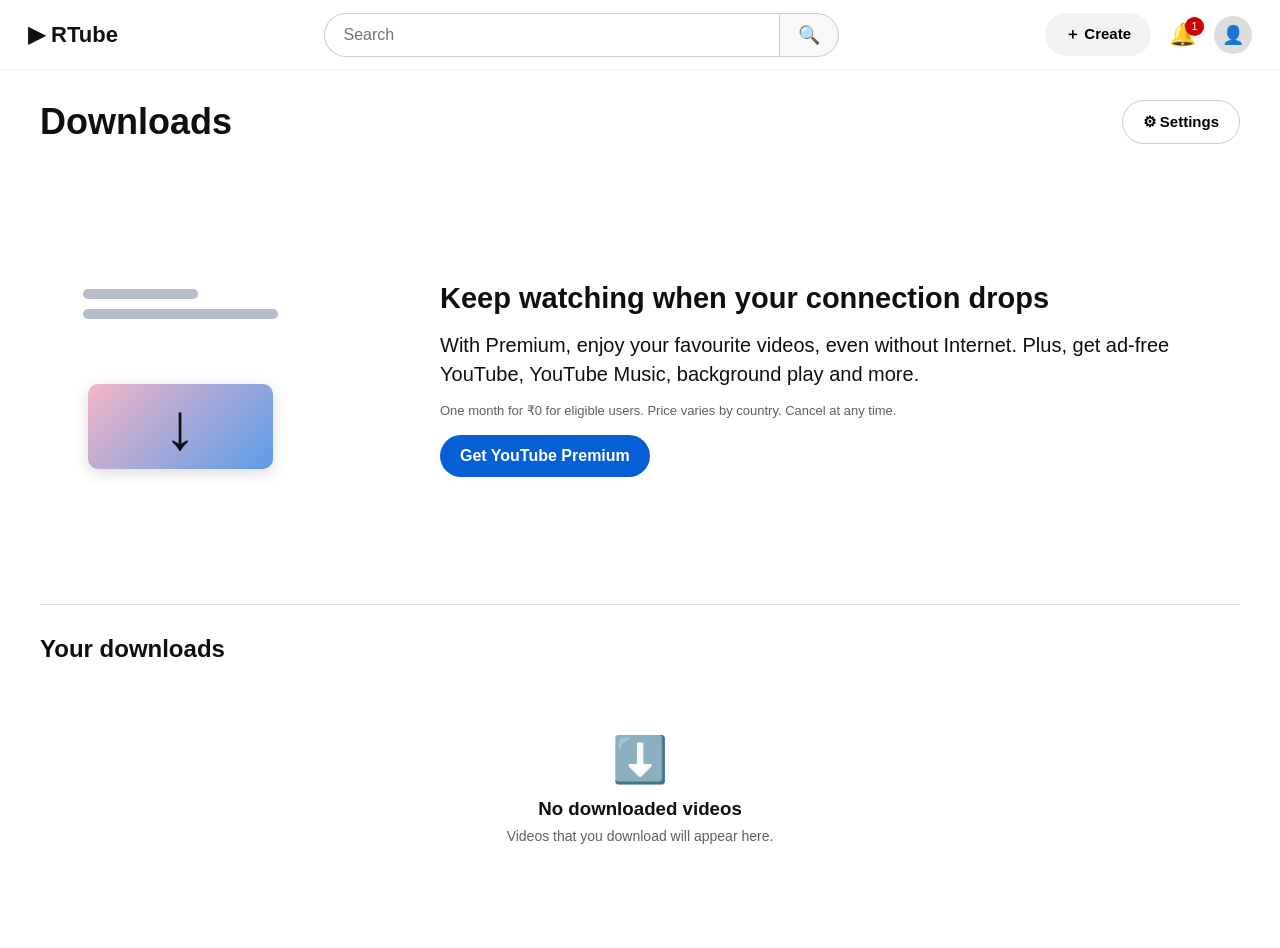
<file: downloads.html>
<!DOCTYPE html>
<html lang="en">

<head>

    <meta charset="UTF-8">

    <meta name="viewport" content="width=device-width, initial-scale=1.0">

    <title>Downloads - RTube</title>

    <link rel="stylesheet" href="downloads.css">
    <link rel="icon" type="image/png"
        href="https://www.freepnglogos.com/uploads/youtube-logo-png/youtube-transparent-youtube-icon-download-clipart-with-transparent-25.png">


</head>


<body>

    <!-- =========================
         HEADER
    ========================== -->

    <header class="downloads-header">

        <div class="header-left">

            <a href="index.html" class="logo">
                ▶ RTube
            </a>

        </div>


        <div class="search-container">

            <input type="text" id="searchInput" placeholder="Search">

            <button id="searchBtn">
                🔍
            </button>

        </div>


        <div class="header-right">

            <button class="create-btn">
                ＋ Create
            </button>

            <button class="notification-btn">
                🔔
                <span class="notification-count">
                    1
                </span>
            </button>

            <button class="profile-btn">
                👤
            </button>

        </div>

    </header>


    <!-- =========================
         MAIN CONTENT
    ========================== -->

    <main class="downloads-container">


        <!-- Page Header -->

        <div class="downloads-title">

            <h1>
                Downloads
            </h1>

            <button class="settings-btn">
                ⚙ Settings
            </button>

        </div>


        <!-- =========================
             PREMIUM / EMPTY STATE
        ========================== -->

        <section class="download-empty-state">


            <!-- Download Illustration -->

            <div class="download-illustration">

                <div class="download-lines">

                    <span></span>
                    <span></span>

                </div>


                <div class="download-box">

                    <span class="download-arrow">
                        ↓
                    </span>

                </div>

            </div>


            <!-- Text -->

            <div class="download-message">

                <h2>
                    Keep watching when your connection drops
                </h2>

                <p>
                    With Premium, enjoy your favourite videos,
                    even without Internet. Plus, get ad-free
                    YouTube, YouTube Music, background play and more.
                </p>

                <small>
                    One month for ₹0 for eligible users.
                    Price varies by country.
                    Cancel at any time.
                </small>

                <br>

                <button class="premium-btn">
                    Get YouTube Premium
                </button>

            </div>

        </section>


        <!-- =========================
             DOWNLOADED VIDEOS
        ========================== -->

        <section class="downloaded-section">

            <h2>
                Your downloads
            </h2>


            <div id="downloadList">

                <!-- Downloaded videos will appear here -->

                <div class="no-downloads">

                    <div class="no-download-icon">
                        ⬇️
                    </div>

                    <h3>
                        No downloaded videos
                    </h3>

                    <p>
                        Videos that you download will appear here.
                    </p>

                </div>

            </div>

        </section>

    </main>


    <!-- =========================
         JAVASCRIPT
    ========================== -->

    <script>

        const searchInput =
            document.getElementById("searchInput");

        const searchBtn =
            document.getElementById("searchBtn");


        searchBtn.addEventListener("click", function () {

            const searchValue =
                searchInput.value.trim();

            if (searchValue !== "") {

                alert(
                    "Searching for: " +
                    searchValue
                );

            }

        });


        searchInput.addEventListener(
            "keydown",
            function (event) {

                if (event.key === "Enter") {

                    searchBtn.click();

                }

            }
        );

    </script>

</body>

</html>
</file>
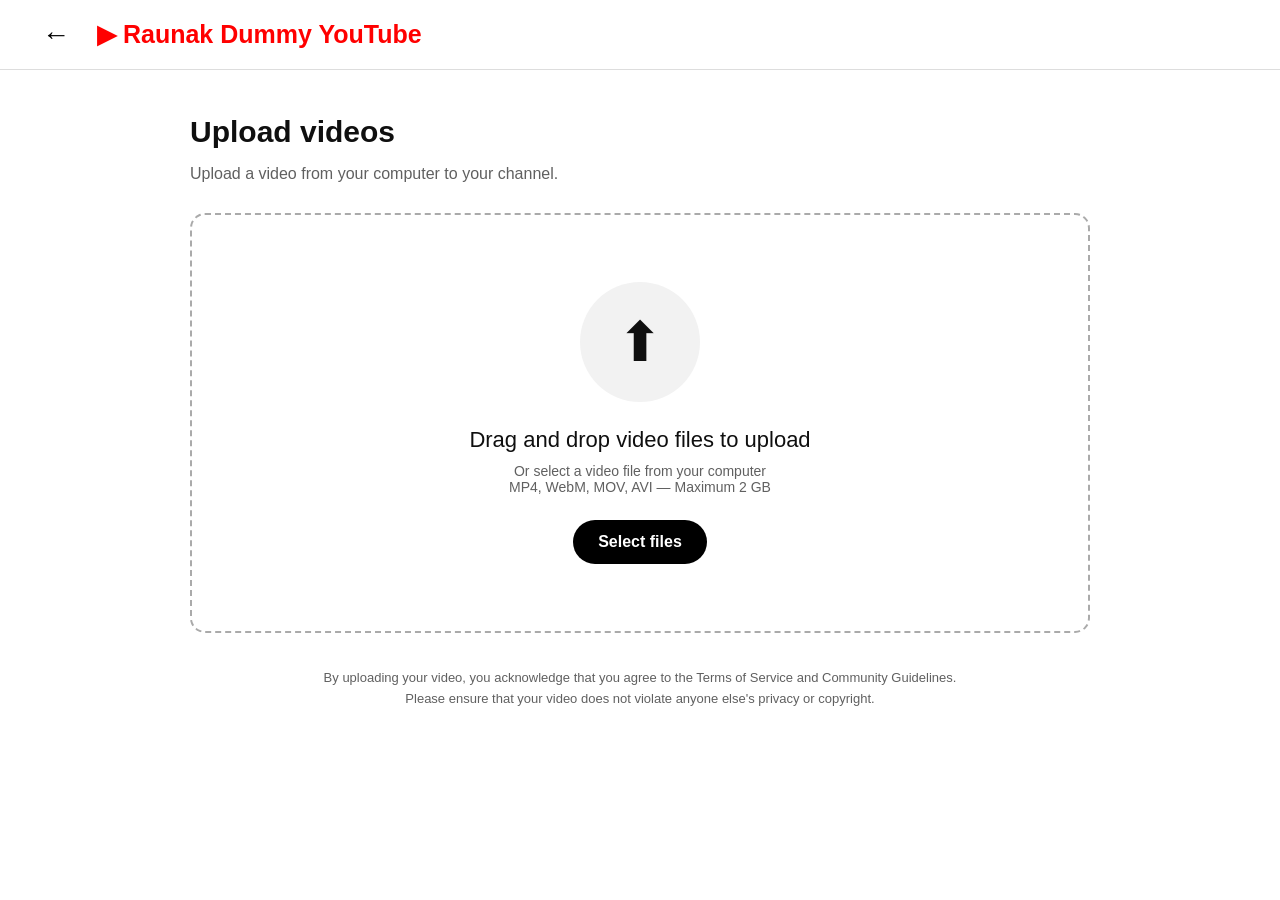
<file: upload.html>
<!DOCTYPE html>
<html lang="en">

<head>
    <meta charset="UTF-8">
    <meta name="viewport" content="width=device-width, initial-scale=1.0">

    <title>Upload Videos - Raunak Dummy YouTube</title>
    <link rel="icon" type="image/png"
        href="https://www.freepnglogos.com/uploads/youtube-logo-png/youtube-transparent-youtube-icon-download-clipart-with-transparent-25.png">

    <style>
        * {
            box-sizing: border-box;
        }

        body {
            margin: 0;
            font-family: Arial, Helvetica, sans-serif;
            background: #ffffff;
            color: #0f0f0f;
        }

        /* ================================
           HEADER
        ================================= */

        .upload-header {
            height: 70px;
            border-bottom: 1px solid #ddd;

            display: flex;
            align-items: center;

            padding: 0 30px;

            gap: 15px;
        }

        .back-btn {
            border: none;
            background: transparent;

            font-size: 28px;

            cursor: pointer;

            padding: 8px 12px;

            border-radius: 50%;
        }

        .back-btn:hover {
            background: #f2f2f2;
        }

        .logo {
            font-size: 25px;
            font-weight: bold;
            color: red;
        }

        /* ================================
           MAIN
        ================================= */

        .upload-container {
            max-width: 950px;

            margin: 45px auto;

            padding: 0 25px;
        }

        .upload-title {
            font-size: 30px;

            margin-bottom: 8px;
        }

        .upload-subtitle {
            color: #606060;

            margin-bottom: 30px;
        }

        /* ================================
           UPLOAD BOX
        ================================= */

        .upload-box {
            border: 2px dashed #aaa;

            border-radius: 15px;

            min-height: 420px;

            display: flex;

            flex-direction: column;

            justify-content: center;

            align-items: center;

            text-align: center;

            padding: 40px;

            transition: 0.2s;
        }

        .upload-box.dragover {
            border-color: #065fd4;

            background: #f5f9ff;
        }

        .upload-icon {
            width: 120px;
            height: 120px;

            border-radius: 50%;

            background: #f2f2f2;

            display: flex;
            align-items: center;
            justify-content: center;

            font-size: 55px;

            margin-bottom: 25px;
        }

        .upload-text {
            font-size: 22px;

            margin-bottom: 10px;
        }

        .upload-info {
            color: #606060;

            font-size: 14px;

            margin-bottom: 25px;
        }

        /* ================================
           SELECT BUTTON
        ================================= */

        .select-btn {
            border: none;

            background: #000;

            color: white;

            padding: 13px 25px;

            border-radius: 25px;

            font-size: 16px;

            font-weight: bold;

            cursor: pointer;
        }

        .select-btn:hover {
            background: #333;
        }

        #fileInput {
            display: none;
        }

        /* ================================
           SELECTED FILE
        ================================= */

        .file-section {
            display: none;

            margin-top: 30px;

            border: 1px solid #ddd;

            border-radius: 12px;

            padding: 20px;
        }

        .file-section.show {
            display: block;
        }

        .file-title {
            font-size: 20px;

            font-weight: bold;

            margin-bottom: 15px;
        }

        .file-card {
            display: flex;

            align-items: center;

            gap: 15px;

            background: #f8f8f8;

            padding: 15px;

            border-radius: 10px;
        }

        .file-video-icon {
            font-size: 35px;
        }

        .file-details {
            flex: 1;
        }

        .file-name {
            font-weight: bold;

            margin-bottom: 5px;

            word-break: break-word;
        }

        .file-size {
            color: #606060;

            font-size: 13px;
        }

        .remove-btn {
            border: none;

            background: transparent;

            color: #cc0000;

            font-size: 20px;

            cursor: pointer;
        }

        /* ================================
           VIDEO PREVIEW
        ================================= */

        .video-preview {
            display: none;

            width: 100%;

            max-width: 650px;

            margin: 25px auto 0;

            border-radius: 10px;

            background: #000;
        }

        .video-preview.show {
            display: block;
        }

        /* ================================
           UPLOAD BUTTON
        ================================= */

        .action-buttons {
            display: none;

            justify-content: flex-end;

            gap: 12px;

            margin-top: 25px;
        }

        .action-buttons.show {
            display: flex;
        }

        .cancel-btn {
            border: 1px solid #ccc;

            background: white;

            padding: 12px 25px;

            border-radius: 25px;

            cursor: pointer;

            font-weight: bold;
        }

        .upload-btn {
            border: none;

            background: #065fd4;

            color: white;

            padding: 12px 28px;

            border-radius: 25px;

            cursor: pointer;

            font-weight: bold;
        }

        .upload-btn:hover {
            background: #0047ab;
        }

        /* ================================
           PROGRESS
        ================================= */

        .progress-section {
            display: none;

            margin-top: 25px;
        }

        .progress-section.show {
            display: block;
        }

        .progress-bar-container {
            width: 100%;

            height: 10px;

            background: #e5e5e5;

            border-radius: 10px;

            overflow: hidden;

            margin-top: 10px;
        }

        .progress-bar {
            width: 0%;

            height: 100%;

            background: #065fd4;

            transition: width 0.2s;
        }

        .progress-text {
            font-size: 14px;

            color: #606060;

            margin-top: 8px;
        }

        /* ================================
           SUCCESS
        ================================= */

        .success-message {
            display: none;

            text-align: center;

            padding: 30px;
        }

        .success-message.show {
            display: block;
        }

        .success-icon {
            font-size: 60px;

            margin-bottom: 15px;
        }

        .success-message h2 {
            margin-bottom: 10px;
        }

        .success-message p {
            color: #606060;
        }

        .home-btn {
            border: none;

            background: #065fd4;

            color: white;

            padding: 12px 25px;

            border-radius: 25px;

            font-weight: bold;

            cursor: pointer;

            margin-top: 15px;
        }

        /* ================================
           FOOTER
        ================================= */

        .terms {
            text-align: center;

            color: #606060;

            font-size: 13px;

            margin-top: 35px;

            line-height: 1.6;
        }

        /* ================================
           RESPONSIVE
        ================================= */

        @media (max-width: 700px) {

            .upload-header {
                padding: 0 15px;
            }

            .logo {
                font-size: 20px;
            }

            .upload-container {
                margin-top: 25px;

                padding: 0 15px;
            }

            .upload-title {
                font-size: 25px;
            }

            .upload-box {
                min-height: 350px;

                padding: 25px;
            }

            .upload-text {
                font-size: 18px;
            }

            .file-card {
                align-items: flex-start;
            }

            .action-buttons {
                flex-direction: column;
            }

            .cancel-btn,
            .upload-btn {
                width: 100%;
            }
        }
    </style>

</head>


<body>

    <!-- ================================
         HEADER
    ================================= -->

    <header class="upload-header">

        <button class="back-btn" onclick="goBack()" title="Back">

            ←

        </button>

        <div class="logo">

            ▶ Raunak Dummy YouTube

        </div>

    </header>


    <!-- ================================
         MAIN
    ================================= -->

    <main class="upload-container">

        <h1 class="upload-title">
            Upload videos
        </h1>

        <p class="upload-subtitle">
            Upload a video from your computer to your channel.
        </p>


        <!-- ================================
             UPLOAD BOX
        ================================= -->

        <div class="upload-box" id="uploadBox">

            <div class="upload-icon">

                ⬆

            </div>

            <div class="upload-text">

                Drag and drop video files to upload

            </div>

            <div class="upload-info">

                Or select a video file from your computer

                <br>

                MP4, WebM, MOV, AVI — Maximum 2 GB

            </div>


            <button class="select-btn" id="selectBtn">

                Select files

            </button>


            <input type="file" id="fileInput" accept="video/*">

        </div>


        <!-- ================================
             FILE INFORMATION
        ================================= -->

        <div class="file-section" id="fileSection">

            <div class="file-title">

                Selected video

            </div>


            <div class="file-card">

                <div class="file-video-icon">

                    🎬

                </div>


                <div class="file-details">

                    <div class="file-name" id="fileName">

                    </div>

                    <div class="file-size" id="fileSize">

                    </div>

                </div>


                <button class="remove-btn" id="removeBtn" title="Remove file">

                    ✕

                </button>

            </div>


            <!-- VIDEO PREVIEW -->

            <video class="video-preview" id="videoPreview" controls>
            </video>


            <!-- ACTION BUTTONS -->

            <div class="action-buttons" id="actionButtons">

                <button class="cancel-btn" id="cancelBtn">

                    Cancel

                </button>


                <button class="upload-btn" id="uploadBtn">

                    Upload video

                </button>

            </div>


            <!-- PROGRESS -->

            <div class="progress-section" id="progressSection">

                <div>

                    Uploading video...

                </div>


                <div class="progress-bar-container">

                    <div class="progress-bar" id="progressBar">

                    </div>

                </div>


                <div class="progress-text" id="progressText">

                    0%

                </div>

            </div>

        </div>


        <!-- ================================
             SUCCESS MESSAGE
        ================================= -->

        <div class="success-message" id="successMessage">

            <div class="success-icon">

                ✅

            </div>

            <h2>

                Video uploaded successfully!

            </h2>

            <p>

                Your video has been added to your channel.

            </p>


            <button class="home-btn" onclick="location.href='index.html'">

                Back to home

            </button>

        </div>


        <div class="terms">

            By uploading your video, you acknowledge that you agree
            to the Terms of Service and Community Guidelines.

            <br>

            Please ensure that your video does not violate anyone else's
            privacy or copyright.

        </div>

    </main>


    <!-- ================================
         JAVASCRIPT
    ================================= -->

    <script>

        const uploadBox =
            document.getElementById("uploadBox");

        const selectBtn =
            document.getElementById("selectBtn");

        const fileInput =
            document.getElementById("fileInput");

        const fileSection =
            document.getElementById("fileSection");

        const fileName =
            document.getElementById("fileName");

        const fileSize =
            document.getElementById("fileSize");

        const removeBtn =
            document.getElementById("removeBtn");

        const videoPreview =
            document.getElementById("videoPreview");

        const actionButtons =
            document.getElementById("actionButtons");

        const cancelBtn =
            document.getElementById("cancelBtn");

        const uploadBtn =
            document.getElementById("uploadBtn");

        const progressSection =
            document.getElementById("progressSection");

        const progressBar =
            document.getElementById("progressBar");

        const progressText =
            document.getElementById("progressText");

        const successMessage =
            document.getElementById("successMessage");


        let selectedFile = null;

        let videoURL = null;


        /* =================================
           SELECT FILE
        ================================= */

        selectBtn.addEventListener("click", function () {

            fileInput.click();

        });


        fileInput.addEventListener("change", function () {

            if (this.files.length > 0) {

                handleFile(this.files[0]);

            }

        });


        /* =================================
           HANDLE FILE
        ================================= */

        function handleFile(file) {

            if (!file.type.startsWith("video/")) {

                alert("Please select a valid video file.");

                return;

            }


            // 2 GB limit

            const maxSize =
                2 * 1024 * 1024 * 1024;


            if (file.size > maxSize) {

                alert("Video size must be less than 2 GB.");

                return;

            }


            selectedFile = file;


            fileName.textContent =
                file.name;


            fileSize.textContent =
                formatFileSize(file.size);


            fileSection.classList.add("show");


            actionButtons.classList.add("show");


            // Create preview

            if (videoURL) {

                URL.revokeObjectURL(videoURL);

            }


            videoURL =
                URL.createObjectURL(file);


            videoPreview.src =
                videoURL;


            videoPreview.classList.add("show");

        }


        /* =================================
           FILE SIZE
        ================================= */

        function formatFileSize(bytes) {

            if (bytes < 1024) {

                return bytes + " Bytes";

            }

            if (bytes < 1024 * 1024) {

                return (
                    (bytes / 1024).toFixed(2)
                    + " KB"
                );

            }

            if (bytes < 1024 * 1024 * 1024) {

                return (
                    (bytes / (1024 * 1024)).toFixed(2)
                    + " MB"
                );

            }

            return (
                (bytes / (1024 * 1024 * 1024)).toFixed(2)
                + " GB"
            );

        }


        /* =================================
           DRAG OVER
        ================================= */

        uploadBox.addEventListener(
            "dragover",
            function (event) {

                event.preventDefault();

                uploadBox.classList.add("dragover");

            }
        );


        /* =================================
           DRAG LEAVE
        ================================= */

        uploadBox.addEventListener(
            "dragleave",
            function () {

                uploadBox.classList.remove("dragover");

            }
        );


        /* =================================
           DROP
        ================================= */

        uploadBox.addEventListener(
            "drop",
            function (event) {

                event.preventDefault();

                uploadBox.classList.remove("dragover");


                if (event.dataTransfer.files.length > 0) {

                    handleFile(
                        event.dataTransfer.files[0]
                    );

                }

            }
        );


        /* =================================
           REMOVE FILE
        ================================= */

        removeBtn.addEventListener(
            "click",
            function () {

                resetUpload();

            }
        );


        cancelBtn.addEventListener(
            "click",
            function () {

                resetUpload();

            }
        );


        function resetUpload() {

            selectedFile = null;

            fileInput.value = "";

            fileSection.classList.remove("show");

            actionButtons.classList.remove("show");

            progressSection.classList.remove("show");

            videoPreview.classList.remove("show");

            progressBar.style.width = "0%";

            progressText.textContent = "0%";


            if (videoURL) {

                URL.revokeObjectURL(videoURL);

                videoURL = null;

            }

            videoPreview.removeAttribute("src");

        }


        /* =================================
           UPLOAD
        ================================= */

        uploadBtn.addEventListener(
            "click",
            function () {

                if (!selectedFile) {

                    alert("Please select a video first.");

                    return;

                }


                startUpload();

            }
        );


        function startUpload() {

            progressSection.classList.add("show");

            actionButtons.style.display = "none";


            let progress = 0;


            const uploadTimer =
                setInterval(function () {

                    progress += 5;


                    progressBar.style.width =
                        progress + "%";


                    progressText.textContent =
                        progress + "%";


                    if (progress >= 100) {

                        clearInterval(uploadTimer);

                        setTimeout(function () {

                            showSuccess();

                        }, 500);

                    }

                }, 150);

        }


        /* =================================
           SUCCESS
        ================================= */

        function showSuccess() {

            fileSection.style.display = "none";

            successMessage.classList.add("show");

        }


        /* =================================
           BACK BUTTON
        ================================= */

        function goBack() {

            window.location.href =
                "index.html";

        }

    </script>

</body>

</html>
</file>
<file: downloads.css>
/* =====================================================
   DOWNLOADS PAGE
===================================================== */

:root {
  --bg: #ffffff;

  --text: #0f0f0f;

  --secondary: #606060;

  --border: #dddddd;

  --hover: #f2f2f2;

  --blue: #065fd4;
}

/* =========================
   RESET
========================= */

* {
  margin: 0;

  padding: 0;

  box-sizing: border-box;
}

body {
  font-family: Arial, Helvetica, sans-serif;

  background: var(--bg);

  color: var(--text);
}

/* =========================
   HEADER
========================= */

.downloads-header {
  height: 70px;

  display: flex;

  align-items: center;

  justify-content: space-between;

  padding: 0 28px;

  border-bottom: 1px solid #eeeeee;

  background: #ffffff;

  position: sticky;

  top: 0;

  z-index: 100;
}

/* Logo */

.logo {
  text-decoration: none;

  color: #111111;

  font-size: 22px;

  font-weight: 700;
}

/* =========================
   SEARCH
========================= */

.search-container {
  display: flex;

  align-items: center;

  width: 42%;

  height: 44px;
}

.search-container input {
  flex: 1;

  height: 100%;

  padding: 0 18px;

  border: 1px solid #cccccc;

  border-right: none;

  border-radius: 22px 0 0 22px;

  font-size: 16px;

  outline: none;
}

.search-container input:focus {
  border-color: #999999;
}

.search-container button {
  width: 60px;

  height: 100%;

  border: 1px solid #cccccc;

  background: #f8f8f8;

  border-radius: 0 22px 22px 0;

  cursor: pointer;

  font-size: 18px;
}

.search-container button:hover {
  background: #eeeeee;
}

/* =========================
   HEADER RIGHT
========================= */

.header-right {
  display: flex;

  align-items: center;

  gap: 18px;
}

.header-right button {
  border: none;

  cursor: pointer;
}

.create-btn {
  background: #f2f2f2;

  padding: 12px 20px;

  border-radius: 24px;

  font-size: 15px;

  font-weight: 600;
}

.create-btn:hover {
  background: #e5e5e5;
}

.notification-btn {
  background: transparent;

  position: relative;

  font-size: 22px;
}

.notification-count {
  position: absolute;

  top: -5px;

  right: -8px;

  background: #cc0000;

  color: white;

  width: 19px;

  height: 19px;

  border-radius: 50%;

  font-size: 11px;

  display: flex;

  align-items: center;

  justify-content: center;
}

.profile-btn {
  width: 38px;

  height: 38px;

  border-radius: 50%;

  background: #dddddd;

  font-size: 18px;
}

/* =========================
   MAIN CONTAINER
========================= */

.downloads-container {
  width: min(1400px, calc(100% - 80px));

  margin: 0 auto;

  padding: 30px 0 60px;
}

/* =========================
   TITLE
========================= */

.downloads-title {
  display: flex;

  align-items: center;

  justify-content: space-between;

  margin-bottom: 60px;
}

.downloads-title h1 {
  font-size: 36px;
}

.settings-btn {
  background: white;

  border: 1px solid #cccccc;

  padding: 12px 20px;

  border-radius: 25px;

  font-size: 15px;

  font-weight: 600;

  cursor: pointer;
}

.settings-btn:hover {
  background: var(--hover);
}

/* =========================
   EMPTY DOWNLOAD STATE
========================= */

.download-empty-state {
  display: flex;

  align-items: center;

  justify-content: center;

  gap: 120px;

  min-height: 350px;

  margin-bottom: 50px;
}

/* =========================
   ILLUSTRATION
========================= */

.download-illustration {
  width: 300px;

  height: 250px;

  display: flex;

  flex-direction: column;

  align-items: center;

  justify-content: center;
}

.download-lines {
  display: flex;

  flex-direction: column;

  gap: 10px;

  margin-bottom: 65px;
}

.download-lines span {
  display: block;

  height: 10px;

  background: #b7becb;

  border-radius: 10px;
}

.download-lines span:first-child {
  width: 115px;
}

.download-lines span:last-child {
  width: 195px;
}

/* Download Box */

.download-box {
  width: 185px;

  height: 85px;

  border-radius: 10px;

  background: linear-gradient(135deg, #f3b4c7, #5a9de8);

  display: flex;

  align-items: center;

  justify-content: center;

  box-shadow: 0 4px 15px rgba(0, 0, 0, 0.15);
}

.download-arrow {
  font-size: 65px;

  line-height: 1;

  color: #111111;
}

/* =========================
   MESSAGE
========================= */

.download-message {
  max-width: 800px;
}

.download-message h2 {
  font-size: 29px;

  margin-bottom: 16px;
}

.download-message p {
  font-size: 20px;

  line-height: 1.45;

  margin-bottom: 12px;
}

.download-message small {
  color: var(--secondary);

  font-size: 13px;
}

.premium-btn {
  margin-top: 16px;

  padding: 12px 20px;

  border: none;

  border-radius: 24px;

  background: #065fd4;

  color: white;

  font-size: 16px;

  font-weight: 600;

  cursor: pointer;
}

.premium-btn:hover {
  background: #0554bd;
}

/* =========================
   DOWNLOADED SECTION
========================= */

.downloaded-section {
  border-top: 1px solid var(--border);

  padding-top: 30px;
}

.downloaded-section h2 {
  font-size: 24px;

  margin-bottom: 25px;
}

/* =========================
   NO DOWNLOADS
========================= */

.no-downloads {
  min-height: 200px;

  display: flex;

  flex-direction: column;

  align-items: center;

  justify-content: center;

  text-align: center;

  color: var(--secondary);
}

.no-download-icon {
  font-size: 45px;

  margin-bottom: 12px;
}

.no-downloads h3 {
  color: var(--text);

  margin-bottom: 8px;
}

.no-downloads p {
  font-size: 14px;
}

/* =====================================================
   RESPONSIVE
===================================================== */

@media (max-width: 900px) {
  .downloads-header {
    padding: 0 15px;
  }

  .search-container {
    width: 40%;
  }

  .download-empty-state {
    gap: 50px;
  }

  .downloads-container {
    width: calc(100% - 40px);
  }
}

/* =========================
   MOBILE
========================= */

@media (max-width: 650px) {
  .downloads-header {
    height: auto;

    padding: 12px;

    flex-wrap: wrap;

    gap: 12px;
  }

  .logo {
    font-size: 20px;
  }

  .search-container {
    order: 3;

    width: 100%;
  }

  .header-right {
    margin-left: auto;

    gap: 8px;
  }

  .create-btn {
    display: none;
  }

  .downloads-container {
    width: calc(100% - 30px);

    padding-top: 20px;
  }

  .downloads-title {
    margin-bottom: 30px;
  }

  .downloads-title h1 {
    font-size: 28px;
  }

  .settings-btn {
    padding: 9px 14px;

    font-size: 13px;
  }

  .download-empty-state {
    flex-direction: column;

    gap: 20px;

    text-align: center;
  }

  .download-illustration {
    transform: scale(0.8);
  }

  .download-message h2 {
    font-size: 23px;
  }

  .download-message p {
    font-size: 16px;
  }
}
</file>
